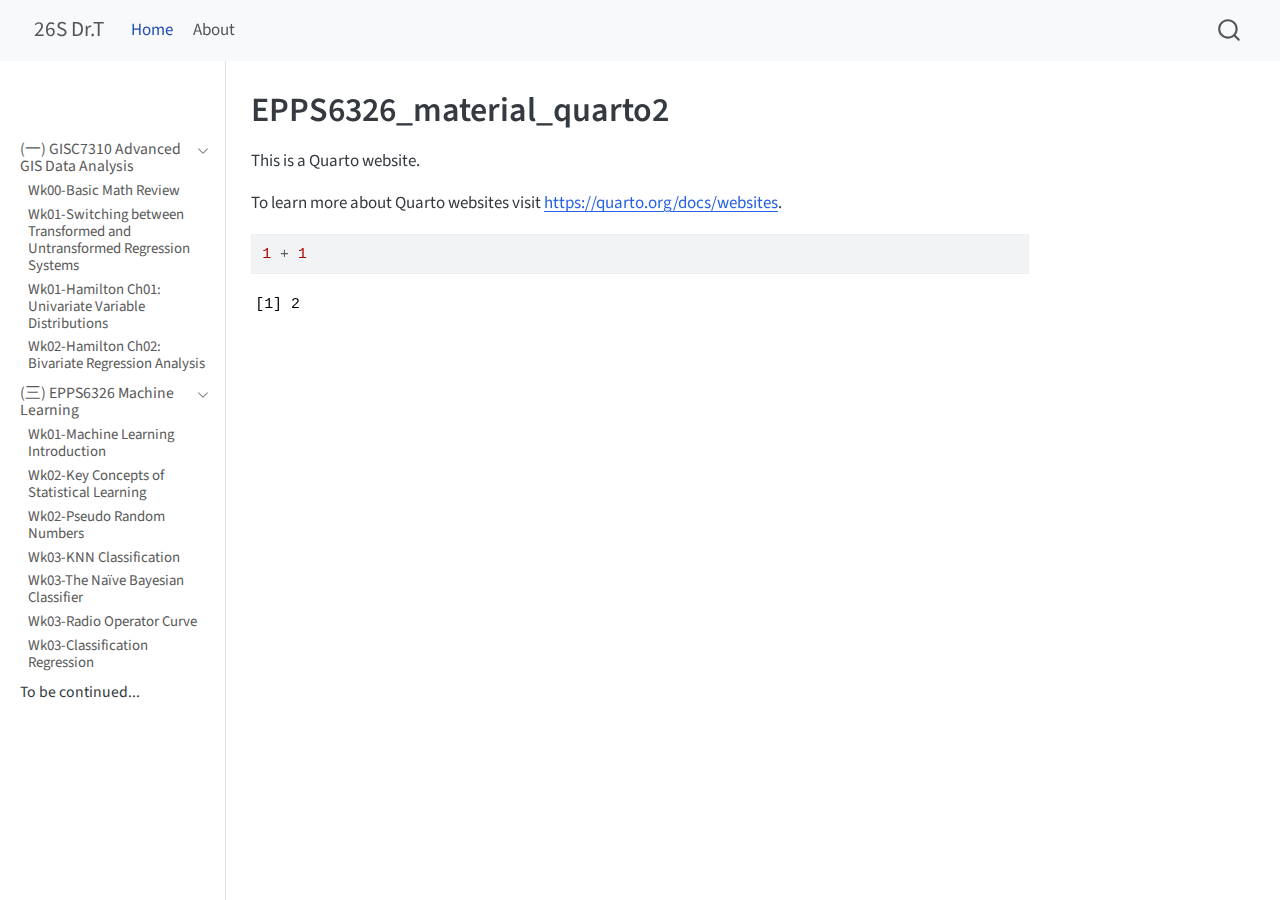
<file: index.html>
<!DOCTYPE html>
<html xmlns="http://www.w3.org/1999/xhtml" lang="en" xml:lang="en"><head>

<meta charset="utf-8">
<meta name="generator" content="quarto-1.8.25">

<meta name="viewport" content="width=device-width, initial-scale=1.0, user-scalable=yes">


<title>EPPS6326_material_quarto2 – 26S Dr.T</title>
<style>
code{white-space: pre-wrap;}
span.smallcaps{font-variant: small-caps;}
div.columns{display: flex; gap: min(4vw, 1.5em);}
div.column{flex: auto; overflow-x: auto;}
div.hanging-indent{margin-left: 1.5em; text-indent: -1.5em;}
ul.task-list{list-style: none;}
ul.task-list li input[type="checkbox"] {
  width: 0.8em;
  margin: 0 0.8em 0.2em -1em; /* quarto-specific, see https://github.com/quarto-dev/quarto-cli/issues/4556 */ 
  vertical-align: middle;
}
/* CSS for syntax highlighting */
html { -webkit-text-size-adjust: 100%; }
pre > code.sourceCode { white-space: pre; position: relative; }
pre > code.sourceCode > span { display: inline-block; line-height: 1.25; }
pre > code.sourceCode > span:empty { height: 1.2em; }
.sourceCode { overflow: visible; }
code.sourceCode > span { color: inherit; text-decoration: inherit; }
div.sourceCode { margin: 1em 0; }
pre.sourceCode { margin: 0; }
@media screen {
div.sourceCode { overflow: auto; }
}
@media print {
pre > code.sourceCode { white-space: pre-wrap; }
pre > code.sourceCode > span { text-indent: -5em; padding-left: 5em; }
}
pre.numberSource code
  { counter-reset: source-line 0; }
pre.numberSource code > span
  { position: relative; left: -4em; counter-increment: source-line; }
pre.numberSource code > span > a:first-child::before
  { content: counter(source-line);
    position: relative; left: -1em; text-align: right; vertical-align: baseline;
    border: none; display: inline-block;
    -webkit-touch-callout: none; -webkit-user-select: none;
    -khtml-user-select: none; -moz-user-select: none;
    -ms-user-select: none; user-select: none;
    padding: 0 4px; width: 4em;
  }
pre.numberSource { margin-left: 3em;  padding-left: 4px; }
div.sourceCode
  {   }
@media screen {
pre > code.sourceCode > span > a:first-child::before { text-decoration: underline; }
}
</style>


<script src="site_libs/quarto-nav/quarto-nav.js"></script>
<script src="site_libs/quarto-nav/headroom.min.js"></script>
<script src="site_libs/clipboard/clipboard.min.js"></script>
<script src="site_libs/quarto-search/autocomplete.umd.js"></script>
<script src="site_libs/quarto-search/fuse.min.js"></script>
<script src="site_libs/quarto-search/quarto-search.js"></script>
<meta name="quarto:offset" content="./">
<link href="./icon埃拉.png" rel="icon" type="image/png">
<script src="site_libs/quarto-html/quarto.js" type="module"></script>
<script src="site_libs/quarto-html/tabsets/tabsets.js" type="module"></script>
<script src="site_libs/quarto-html/axe/axe-check.js" type="module"></script>
<script src="site_libs/quarto-html/popper.min.js"></script>
<script src="site_libs/quarto-html/tippy.umd.min.js"></script>
<script src="site_libs/quarto-html/anchor.min.js"></script>
<link href="site_libs/quarto-html/tippy.css" rel="stylesheet">
<link href="site_libs/quarto-html/quarto-syntax-highlighting-7b89279ff1a6dce999919e0e67d4d9ec.css" rel="stylesheet" id="quarto-text-highlighting-styles">
<script src="site_libs/bootstrap/bootstrap.min.js"></script>
<link href="site_libs/bootstrap/bootstrap-icons.css" rel="stylesheet">
<link href="site_libs/bootstrap/bootstrap-43081d808c96cc46af55a3a816ae9eed.min.css" rel="stylesheet" append-hash="true" id="quarto-bootstrap" data-mode="light">
<script id="quarto-search-options" type="application/json">{
  "location": "navbar",
  "copy-button": false,
  "collapse-after": 3,
  "panel-placement": "end",
  "type": "overlay",
  "limit": 50,
  "keyboard-shortcut": [
    "f",
    "/",
    "s"
  ],
  "show-item-context": false,
  "language": {
    "search-no-results-text": "No results",
    "search-matching-documents-text": "matching documents",
    "search-copy-link-title": "Copy link to search",
    "search-hide-matches-text": "Hide additional matches",
    "search-more-match-text": "more match in this document",
    "search-more-matches-text": "more matches in this document",
    "search-clear-button-title": "Clear",
    "search-text-placeholder": "",
    "search-detached-cancel-button-title": "Cancel",
    "search-submit-button-title": "Submit",
    "search-label": "Search"
  }
}</script>


<link rel="stylesheet" href="styles.css">
</head>

<body class="nav-sidebar docked nav-fixed quarto-light">

<div id="quarto-search-results"></div>
  <header id="quarto-header" class="headroom fixed-top">
    <nav class="navbar navbar-expand-lg " data-bs-theme="dark">
      <div class="navbar-container container-fluid">
      <div class="navbar-brand-container mx-auto">
    <a href="./index.html" class="navbar-brand navbar-brand-logo">
    </a>
    <a class="navbar-brand" href="./index.html">
    <span class="navbar-title">26S Dr.T</span>
    </a>
  </div>
            <div id="quarto-search" class="" title="Search"></div>
          <button class="navbar-toggler" type="button" data-bs-toggle="collapse" data-bs-target="#navbarCollapse" aria-controls="navbarCollapse" role="menu" aria-expanded="false" aria-label="Toggle navigation" onclick="if (window.quartoToggleHeadroom) { window.quartoToggleHeadroom(); }">
  <span class="navbar-toggler-icon"></span>
</button>
          <div class="collapse navbar-collapse" id="navbarCollapse">
            <ul class="navbar-nav navbar-nav-scroll me-auto">
  <li class="nav-item">
    <a class="nav-link active" href="./index.html" aria-current="page"> 
<span class="menu-text">Home</span></a>
  </li>  
  <li class="nav-item">
    <a class="nav-link" href="./about.html"> 
<span class="menu-text">About</span></a>
  </li>  
</ul>
          </div> <!-- /navcollapse -->
            <div class="quarto-navbar-tools">
</div>
      </div> <!-- /container-fluid -->
    </nav>
  <nav class="quarto-secondary-nav">
    <div class="container-fluid d-flex">
      <button type="button" class="quarto-btn-toggle btn" data-bs-toggle="collapse" role="button" data-bs-target=".quarto-sidebar-collapse-item" aria-controls="quarto-sidebar" aria-expanded="false" aria-label="Toggle sidebar navigation" onclick="if (window.quartoToggleHeadroom) { window.quartoToggleHeadroom(); }">
        <i class="bi bi-layout-text-sidebar-reverse"></i>
      </button>
        <nav class="quarto-page-breadcrumbs" aria-label="breadcrumb"><ol class="breadcrumb"><li class="breadcrumb-item">EPPS6326_material_quarto2</li></ol></nav>
        <a class="flex-grow-1" role="navigation" data-bs-toggle="collapse" data-bs-target=".quarto-sidebar-collapse-item" aria-controls="quarto-sidebar" aria-expanded="false" aria-label="Toggle sidebar navigation" onclick="if (window.quartoToggleHeadroom) { window.quartoToggleHeadroom(); }">      
        </a>
      <button type="button" class="btn quarto-search-button" aria-label="Search" onclick="window.quartoOpenSearch();">
        <i class="bi bi-search"></i>
      </button>
    </div>
  </nav>
</header>
<!-- content -->
<div id="quarto-content" class="quarto-container page-columns page-rows-contents page-layout-article page-navbar">
<!-- sidebar -->
  <nav id="quarto-sidebar" class="sidebar collapse collapse-horizontal quarto-sidebar-collapse-item sidebar-navigation docked overflow-auto">
    <div class="pt-lg-2 mt-2 text-left sidebar-header">
      <a href="./index.html" class="sidebar-logo-link">
      </a>
      </div>
        <div class="mt-2 flex-shrink-0 align-items-center">
        <div class="sidebar-search">
        <div id="quarto-search" class="" title="Search"></div>
        </div>
        </div>
    <div class="sidebar-menu-container"> 
    <ul class="list-unstyled mt-1">
        <li class="sidebar-item sidebar-item-section">
      <div class="sidebar-item-container"> 
            <a class="sidebar-item-text sidebar-link text-start" data-bs-toggle="collapse" data-bs-target="#quarto-sidebar-section-1" role="navigation" aria-expanded="true">
 <span class="menu-text">(一) GISC7310 Advanced GIS Data Analysis</span></a>
          <a class="sidebar-item-toggle text-start" data-bs-toggle="collapse" data-bs-target="#quarto-sidebar-section-1" role="navigation" aria-expanded="true" aria-label="Toggle section">
            <i class="bi bi-chevron-right ms-2"></i>
          </a> 
      </div>
      <ul id="quarto-sidebar-section-1" class="collapse list-unstyled sidebar-section depth1 show">  
          <li class="sidebar-item">
  <div class="sidebar-item-container"> 
  <a href="./AG_w00_HamAppTheory.html" class="sidebar-item-text sidebar-link">
 <span class="menu-text">Wk00-Basic Math Review</span></a>
  </div>
</li>
          <li class="sidebar-item">
  <div class="sidebar-item-container"> 
  <a href="./AG_w01_TheoryReverseBoxCox.html" class="sidebar-item-text sidebar-link">
 <span class="menu-text">Wk01-Switching between Transformed and Untransformed Regression Systems</span></a>
  </div>
</li>
          <li class="sidebar-item">
  <div class="sidebar-item-container"> 
  <a href="./AG_w01_HamChap01.html" class="sidebar-item-text sidebar-link">
 <span class="menu-text">Wk01-Hamilton Ch01: Univariate Variable Distributions</span></a>
  </div>
</li>
          <li class="sidebar-item">
  <div class="sidebar-item-container"> 
  <a href="./AG_w02_Chap02BivarReg.html" class="sidebar-item-text sidebar-link">
 <span class="menu-text">Wk02-Hamilton Ch02: Bivariate Regression Analysis</span></a>
  </div>
</li>
      </ul>
  </li>
        <li class="sidebar-item sidebar-item-section">
      <div class="sidebar-item-container"> 
            <a class="sidebar-item-text sidebar-link text-start" data-bs-toggle="collapse" data-bs-target="#quarto-sidebar-section-2" role="navigation" aria-expanded="true">
 <span class="menu-text">(三) EPPS6326 Machine Learning</span></a>
          <a class="sidebar-item-toggle text-start" data-bs-toggle="collapse" data-bs-target="#quarto-sidebar-section-2" role="navigation" aria-expanded="true" aria-label="Toggle section">
            <i class="bi bi-chevron-right ms-2"></i>
          </a> 
      </div>
      <ul id="quarto-sidebar-section-2" class="collapse list-unstyled sidebar-section depth1 show">  
          <li class="sidebar-item">
  <div class="sidebar-item-container"> 
  <a href="./ML_w01_MLIntroduction.html" class="sidebar-item-text sidebar-link">
 <span class="menu-text">Wk01-Machine Learning Introduction</span></a>
  </div>
</li>
          <li class="sidebar-item">
  <div class="sidebar-item-container"> 
  <a href="./ML_w02_KeyConceptsofStatisticalLearning.html" class="sidebar-item-text sidebar-link">
 <span class="menu-text">Wk02-Key Concepts of Statistical Learning</span></a>
  </div>
</li>
          <li class="sidebar-item">
  <div class="sidebar-item-container"> 
  <a href="./ML_w02_PseudoRandomNumbers.html" class="sidebar-item-text sidebar-link">
 <span class="menu-text">Wk02-Pseudo Random Numbers</span></a>
  </div>
</li>
          <li class="sidebar-item">
  <div class="sidebar-item-container"> 
  <a href="./ML_w03_kNNClassification.html" class="sidebar-item-text sidebar-link">
 <span class="menu-text">Wk03-KNN Classification</span></a>
  </div>
</li>
          <li class="sidebar-item">
  <div class="sidebar-item-container"> 
  <a href="./ML_w03_The Naïve Bayesian Classifier.html" class="sidebar-item-text sidebar-link">
 <span class="menu-text">Wk03-The Naïve Bayesian Classifier</span></a>
  </div>
</li>
          <li class="sidebar-item">
  <div class="sidebar-item-container"> 
  <a href="./ML_w03_RadioOperatorCurve.html" class="sidebar-item-text sidebar-link">
 <span class="menu-text">Wk03-Radio Operator Curve</span></a>
  </div>
</li>
          <li class="sidebar-item">
  <div class="sidebar-item-container"> 
  <a href="./ML_w03_ClassificationRegression.html" class="sidebar-item-text sidebar-link">
 <span class="menu-text">Wk03-Classification Regression</span></a>
  </div>
</li>
      </ul>
  </li>
        <li class="sidebar-item sidebar-item-section">
      <span class="sidebar-item-text sidebar-link text-start">
 <span class="menu-text">To be continued...</span></span>
  </li>
    </ul>
    </div>
</nav>
<div id="quarto-sidebar-glass" class="quarto-sidebar-collapse-item" data-bs-toggle="collapse" data-bs-target=".quarto-sidebar-collapse-item"></div>
<!-- margin-sidebar -->
    <div id="quarto-margin-sidebar" class="sidebar margin-sidebar zindex-bottom">
        
    </div>
<!-- main -->
<main class="content" id="quarto-document-content">

<header id="title-block-header" class="quarto-title-block default">
<div class="quarto-title">
<h1 class="title">EPPS6326_material_quarto2</h1>
</div>



<div class="quarto-title-meta">

    
  
    
  </div>
  


</header>


<p>This is a Quarto website.</p>
<p>To learn more about Quarto websites visit <a href="https://quarto.org/docs/websites" class="uri">https://quarto.org/docs/websites</a>.</p>
<div class="cell">
<div class="code-copy-outer-scaffold"><div class="sourceCode cell-code" id="cb1"><pre class="sourceCode r code-with-copy"><code class="sourceCode r"><span id="cb1-1"><a href="#cb1-1" aria-hidden="true" tabindex="-1"></a><span class="dv">1</span> <span class="sc">+</span> <span class="dv">1</span></span></code></pre></div><button title="Copy to Clipboard" class="code-copy-button"><i class="bi"></i></button></div>
<div class="cell-output cell-output-stdout">
<pre><code>[1] 2</code></pre>
</div>
</div>



</main> <!-- /main -->
<script id="quarto-html-after-body" type="application/javascript">
  window.document.addEventListener("DOMContentLoaded", function (event) {
    const icon = "";
    const anchorJS = new window.AnchorJS();
    anchorJS.options = {
      placement: 'right',
      icon: icon
    };
    anchorJS.add('.anchored');
    const isCodeAnnotation = (el) => {
      for (const clz of el.classList) {
        if (clz.startsWith('code-annotation-')) {                     
          return true;
        }
      }
      return false;
    }
    const onCopySuccess = function(e) {
      // button target
      const button = e.trigger;
      // don't keep focus
      button.blur();
      // flash "checked"
      button.classList.add('code-copy-button-checked');
      var currentTitle = button.getAttribute("title");
      button.setAttribute("title", "Copied!");
      let tooltip;
      if (window.bootstrap) {
        button.setAttribute("data-bs-toggle", "tooltip");
        button.setAttribute("data-bs-placement", "left");
        button.setAttribute("data-bs-title", "Copied!");
        tooltip = new bootstrap.Tooltip(button, 
          { trigger: "manual", 
            customClass: "code-copy-button-tooltip",
            offset: [0, -8]});
        tooltip.show();    
      }
      setTimeout(function() {
        if (tooltip) {
          tooltip.hide();
          button.removeAttribute("data-bs-title");
          button.removeAttribute("data-bs-toggle");
          button.removeAttribute("data-bs-placement");
        }
        button.setAttribute("title", currentTitle);
        button.classList.remove('code-copy-button-checked');
      }, 1000);
      // clear code selection
      e.clearSelection();
    }
    const getTextToCopy = function(trigger) {
      const outerScaffold = trigger.parentElement.cloneNode(true);
      const codeEl = outerScaffold.querySelector('code');
      for (const childEl of codeEl.children) {
        if (isCodeAnnotation(childEl)) {
          childEl.remove();
        }
      }
      return codeEl.innerText;
    }
    const clipboard = new window.ClipboardJS('.code-copy-button:not([data-in-quarto-modal])', {
      text: getTextToCopy
    });
    clipboard.on('success', onCopySuccess);
    if (window.document.getElementById('quarto-embedded-source-code-modal')) {
      const clipboardModal = new window.ClipboardJS('.code-copy-button[data-in-quarto-modal]', {
        text: getTextToCopy,
        container: window.document.getElementById('quarto-embedded-source-code-modal')
      });
      clipboardModal.on('success', onCopySuccess);
    }
      var localhostRegex = new RegExp(/^(?:http|https):\/\/localhost\:?[0-9]*\//);
      var mailtoRegex = new RegExp(/^mailto:/);
        var filterRegex = new RegExp('/' + window.location.host + '/');
      var isInternal = (href) => {
          return filterRegex.test(href) || localhostRegex.test(href) || mailtoRegex.test(href);
      }
      // Inspect non-navigation links and adorn them if external
     var links = window.document.querySelectorAll('a[href]:not(.nav-link):not(.navbar-brand):not(.toc-action):not(.sidebar-link):not(.sidebar-item-toggle):not(.pagination-link):not(.no-external):not([aria-hidden]):not(.dropdown-item):not(.quarto-navigation-tool):not(.about-link)');
      for (var i=0; i<links.length; i++) {
        const link = links[i];
        if (!isInternal(link.href)) {
          // undo the damage that might have been done by quarto-nav.js in the case of
          // links that we want to consider external
          if (link.dataset.originalHref !== undefined) {
            link.href = link.dataset.originalHref;
          }
        }
      }
    function tippyHover(el, contentFn, onTriggerFn, onUntriggerFn) {
      const config = {
        allowHTML: true,
        maxWidth: 500,
        delay: 100,
        arrow: false,
        appendTo: function(el) {
            return el.parentElement;
        },
        interactive: true,
        interactiveBorder: 10,
        theme: 'quarto',
        placement: 'bottom-start',
      };
      if (contentFn) {
        config.content = contentFn;
      }
      if (onTriggerFn) {
        config.onTrigger = onTriggerFn;
      }
      if (onUntriggerFn) {
        config.onUntrigger = onUntriggerFn;
      }
      window.tippy(el, config); 
    }
    const noterefs = window.document.querySelectorAll('a[role="doc-noteref"]');
    for (var i=0; i<noterefs.length; i++) {
      const ref = noterefs[i];
      tippyHover(ref, function() {
        // use id or data attribute instead here
        let href = ref.getAttribute('data-footnote-href') || ref.getAttribute('href');
        try { href = new URL(href).hash; } catch {}
        const id = href.replace(/^#\/?/, "");
        const note = window.document.getElementById(id);
        if (note) {
          return note.innerHTML;
        } else {
          return "";
        }
      });
    }
    const xrefs = window.document.querySelectorAll('a.quarto-xref');
    const processXRef = (id, note) => {
      // Strip column container classes
      const stripColumnClz = (el) => {
        el.classList.remove("page-full", "page-columns");
        if (el.children) {
          for (const child of el.children) {
            stripColumnClz(child);
          }
        }
      }
      stripColumnClz(note)
      if (id === null || id.startsWith('sec-')) {
        // Special case sections, only their first couple elements
        const container = document.createElement("div");
        if (note.children && note.children.length > 2) {
          container.appendChild(note.children[0].cloneNode(true));
          for (let i = 1; i < note.children.length; i++) {
            const child = note.children[i];
            if (child.tagName === "P" && child.innerText === "") {
              continue;
            } else {
              container.appendChild(child.cloneNode(true));
              break;
            }
          }
          if (window.Quarto?.typesetMath) {
            window.Quarto.typesetMath(container);
          }
          return container.innerHTML
        } else {
          if (window.Quarto?.typesetMath) {
            window.Quarto.typesetMath(note);
          }
          return note.innerHTML;
        }
      } else {
        // Remove any anchor links if they are present
        const anchorLink = note.querySelector('a.anchorjs-link');
        if (anchorLink) {
          anchorLink.remove();
        }
        if (window.Quarto?.typesetMath) {
          window.Quarto.typesetMath(note);
        }
        if (note.classList.contains("callout")) {
          return note.outerHTML;
        } else {
          return note.innerHTML;
        }
      }
    }
    for (var i=0; i<xrefs.length; i++) {
      const xref = xrefs[i];
      tippyHover(xref, undefined, function(instance) {
        instance.disable();
        let url = xref.getAttribute('href');
        let hash = undefined; 
        if (url.startsWith('#')) {
          hash = url;
        } else {
          try { hash = new URL(url).hash; } catch {}
        }
        if (hash) {
          const id = hash.replace(/^#\/?/, "");
          const note = window.document.getElementById(id);
          if (note !== null) {
            try {
              const html = processXRef(id, note.cloneNode(true));
              instance.setContent(html);
            } finally {
              instance.enable();
              instance.show();
            }
          } else {
            // See if we can fetch this
            fetch(url.split('#')[0])
            .then(res => res.text())
            .then(html => {
              const parser = new DOMParser();
              const htmlDoc = parser.parseFromString(html, "text/html");
              const note = htmlDoc.getElementById(id);
              if (note !== null) {
                const html = processXRef(id, note);
                instance.setContent(html);
              } 
            }).finally(() => {
              instance.enable();
              instance.show();
            });
          }
        } else {
          // See if we can fetch a full url (with no hash to target)
          // This is a special case and we should probably do some content thinning / targeting
          fetch(url)
          .then(res => res.text())
          .then(html => {
            const parser = new DOMParser();
            const htmlDoc = parser.parseFromString(html, "text/html");
            const note = htmlDoc.querySelector('main.content');
            if (note !== null) {
              // This should only happen for chapter cross references
              // (since there is no id in the URL)
              // remove the first header
              if (note.children.length > 0 && note.children[0].tagName === "HEADER") {
                note.children[0].remove();
              }
              const html = processXRef(null, note);
              instance.setContent(html);
            } 
          }).finally(() => {
            instance.enable();
            instance.show();
          });
        }
      }, function(instance) {
      });
    }
        let selectedAnnoteEl;
        const selectorForAnnotation = ( cell, annotation) => {
          let cellAttr = 'data-code-cell="' + cell + '"';
          let lineAttr = 'data-code-annotation="' +  annotation + '"';
          const selector = 'span[' + cellAttr + '][' + lineAttr + ']';
          return selector;
        }
        const selectCodeLines = (annoteEl) => {
          const doc = window.document;
          const targetCell = annoteEl.getAttribute("data-target-cell");
          const targetAnnotation = annoteEl.getAttribute("data-target-annotation");
          const annoteSpan = window.document.querySelector(selectorForAnnotation(targetCell, targetAnnotation));
          const lines = annoteSpan.getAttribute("data-code-lines").split(",");
          const lineIds = lines.map((line) => {
            return targetCell + "-" + line;
          })
          let top = null;
          let height = null;
          let parent = null;
          if (lineIds.length > 0) {
              //compute the position of the single el (top and bottom and make a div)
              const el = window.document.getElementById(lineIds[0]);
              top = el.offsetTop;
              height = el.offsetHeight;
              parent = el.parentElement.parentElement;
            if (lineIds.length > 1) {
              const lastEl = window.document.getElementById(lineIds[lineIds.length - 1]);
              const bottom = lastEl.offsetTop + lastEl.offsetHeight;
              height = bottom - top;
            }
            if (top !== null && height !== null && parent !== null) {
              // cook up a div (if necessary) and position it 
              let div = window.document.getElementById("code-annotation-line-highlight");
              if (div === null) {
                div = window.document.createElement("div");
                div.setAttribute("id", "code-annotation-line-highlight");
                div.style.position = 'absolute';
                parent.appendChild(div);
              }
              div.style.top = top - 2 + "px";
              div.style.height = height + 4 + "px";
              div.style.left = 0;
              let gutterDiv = window.document.getElementById("code-annotation-line-highlight-gutter");
              if (gutterDiv === null) {
                gutterDiv = window.document.createElement("div");
                gutterDiv.setAttribute("id", "code-annotation-line-highlight-gutter");
                gutterDiv.style.position = 'absolute';
                const codeCell = window.document.getElementById(targetCell);
                const gutter = codeCell.querySelector('.code-annotation-gutter');
                gutter.appendChild(gutterDiv);
              }
              gutterDiv.style.top = top - 2 + "px";
              gutterDiv.style.height = height + 4 + "px";
            }
            selectedAnnoteEl = annoteEl;
          }
        };
        const unselectCodeLines = () => {
          const elementsIds = ["code-annotation-line-highlight", "code-annotation-line-highlight-gutter"];
          elementsIds.forEach((elId) => {
            const div = window.document.getElementById(elId);
            if (div) {
              div.remove();
            }
          });
          selectedAnnoteEl = undefined;
        };
          // Handle positioning of the toggle
      window.addEventListener(
        "resize",
        throttle(() => {
          elRect = undefined;
          if (selectedAnnoteEl) {
            selectCodeLines(selectedAnnoteEl);
          }
        }, 10)
      );
      function throttle(fn, ms) {
      let throttle = false;
      let timer;
        return (...args) => {
          if(!throttle) { // first call gets through
              fn.apply(this, args);
              throttle = true;
          } else { // all the others get throttled
              if(timer) clearTimeout(timer); // cancel #2
              timer = setTimeout(() => {
                fn.apply(this, args);
                timer = throttle = false;
              }, ms);
          }
        };
      }
        // Attach click handler to the DT
        const annoteDls = window.document.querySelectorAll('dt[data-target-cell]');
        for (const annoteDlNode of annoteDls) {
          annoteDlNode.addEventListener('click', (event) => {
            const clickedEl = event.target;
            if (clickedEl !== selectedAnnoteEl) {
              unselectCodeLines();
              const activeEl = window.document.querySelector('dt[data-target-cell].code-annotation-active');
              if (activeEl) {
                activeEl.classList.remove('code-annotation-active');
              }
              selectCodeLines(clickedEl);
              clickedEl.classList.add('code-annotation-active');
            } else {
              // Unselect the line
              unselectCodeLines();
              clickedEl.classList.remove('code-annotation-active');
            }
          });
        }
    const findCites = (el) => {
      const parentEl = el.parentElement;
      if (parentEl) {
        const cites = parentEl.dataset.cites;
        if (cites) {
          return {
            el,
            cites: cites.split(' ')
          };
        } else {
          return findCites(el.parentElement)
        }
      } else {
        return undefined;
      }
    };
    var bibliorefs = window.document.querySelectorAll('a[role="doc-biblioref"]');
    for (var i=0; i<bibliorefs.length; i++) {
      const ref = bibliorefs[i];
      const citeInfo = findCites(ref);
      if (citeInfo) {
        tippyHover(citeInfo.el, function() {
          var popup = window.document.createElement('div');
          citeInfo.cites.forEach(function(cite) {
            var citeDiv = window.document.createElement('div');
            citeDiv.classList.add('hanging-indent');
            citeDiv.classList.add('csl-entry');
            var biblioDiv = window.document.getElementById('ref-' + cite);
            if (biblioDiv) {
              citeDiv.innerHTML = biblioDiv.innerHTML;
            }
            popup.appendChild(citeDiv);
          });
          return popup.innerHTML;
        });
      }
    }
  });
  </script>
</div> <!-- /content -->




</body></html>
</file>
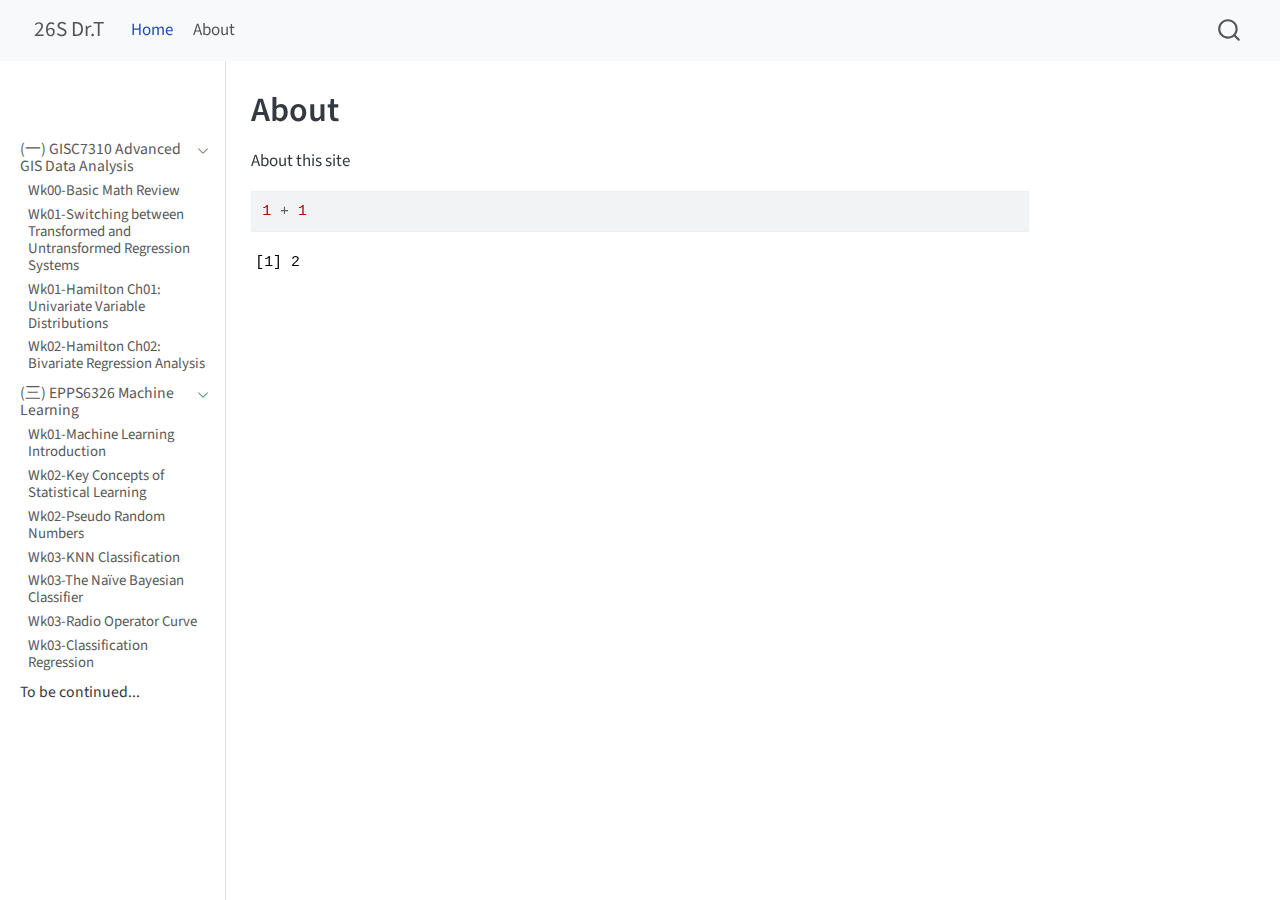
<file: about.html>
<!DOCTYPE html>
<html xmlns="http://www.w3.org/1999/xhtml" lang="en" xml:lang="en"><head>

<meta charset="utf-8">
<meta name="generator" content="quarto-1.8.25">

<meta name="viewport" content="width=device-width, initial-scale=1.0, user-scalable=yes">


<title>About – 26S Dr.T</title>
<style>
code{white-space: pre-wrap;}
span.smallcaps{font-variant: small-caps;}
div.columns{display: flex; gap: min(4vw, 1.5em);}
div.column{flex: auto; overflow-x: auto;}
div.hanging-indent{margin-left: 1.5em; text-indent: -1.5em;}
ul.task-list{list-style: none;}
ul.task-list li input[type="checkbox"] {
  width: 0.8em;
  margin: 0 0.8em 0.2em -1em; /* quarto-specific, see https://github.com/quarto-dev/quarto-cli/issues/4556 */ 
  vertical-align: middle;
}
/* CSS for syntax highlighting */
html { -webkit-text-size-adjust: 100%; }
pre > code.sourceCode { white-space: pre; position: relative; }
pre > code.sourceCode > span { display: inline-block; line-height: 1.25; }
pre > code.sourceCode > span:empty { height: 1.2em; }
.sourceCode { overflow: visible; }
code.sourceCode > span { color: inherit; text-decoration: inherit; }
div.sourceCode { margin: 1em 0; }
pre.sourceCode { margin: 0; }
@media screen {
div.sourceCode { overflow: auto; }
}
@media print {
pre > code.sourceCode { white-space: pre-wrap; }
pre > code.sourceCode > span { text-indent: -5em; padding-left: 5em; }
}
pre.numberSource code
  { counter-reset: source-line 0; }
pre.numberSource code > span
  { position: relative; left: -4em; counter-increment: source-line; }
pre.numberSource code > span > a:first-child::before
  { content: counter(source-line);
    position: relative; left: -1em; text-align: right; vertical-align: baseline;
    border: none; display: inline-block;
    -webkit-touch-callout: none; -webkit-user-select: none;
    -khtml-user-select: none; -moz-user-select: none;
    -ms-user-select: none; user-select: none;
    padding: 0 4px; width: 4em;
  }
pre.numberSource { margin-left: 3em;  padding-left: 4px; }
div.sourceCode
  {   }
@media screen {
pre > code.sourceCode > span > a:first-child::before { text-decoration: underline; }
}
</style>


<script src="site_libs/quarto-nav/quarto-nav.js"></script>
<script src="site_libs/quarto-nav/headroom.min.js"></script>
<script src="site_libs/clipboard/clipboard.min.js"></script>
<script src="site_libs/quarto-search/autocomplete.umd.js"></script>
<script src="site_libs/quarto-search/fuse.min.js"></script>
<script src="site_libs/quarto-search/quarto-search.js"></script>
<meta name="quarto:offset" content="./">
<link href="./icon埃拉.png" rel="icon" type="image/png">
<script src="site_libs/quarto-html/quarto.js" type="module"></script>
<script src="site_libs/quarto-html/tabsets/tabsets.js" type="module"></script>
<script src="site_libs/quarto-html/axe/axe-check.js" type="module"></script>
<script src="site_libs/quarto-html/popper.min.js"></script>
<script src="site_libs/quarto-html/tippy.umd.min.js"></script>
<script src="site_libs/quarto-html/anchor.min.js"></script>
<link href="site_libs/quarto-html/tippy.css" rel="stylesheet">
<link href="site_libs/quarto-html/quarto-syntax-highlighting-7b89279ff1a6dce999919e0e67d4d9ec.css" rel="stylesheet" id="quarto-text-highlighting-styles">
<script src="site_libs/bootstrap/bootstrap.min.js"></script>
<link href="site_libs/bootstrap/bootstrap-icons.css" rel="stylesheet">
<link href="site_libs/bootstrap/bootstrap-43081d808c96cc46af55a3a816ae9eed.min.css" rel="stylesheet" append-hash="true" id="quarto-bootstrap" data-mode="light">
<script id="quarto-search-options" type="application/json">{
  "location": "navbar",
  "copy-button": false,
  "collapse-after": 3,
  "panel-placement": "end",
  "type": "overlay",
  "limit": 50,
  "keyboard-shortcut": [
    "f",
    "/",
    "s"
  ],
  "show-item-context": false,
  "language": {
    "search-no-results-text": "No results",
    "search-matching-documents-text": "matching documents",
    "search-copy-link-title": "Copy link to search",
    "search-hide-matches-text": "Hide additional matches",
    "search-more-match-text": "more match in this document",
    "search-more-matches-text": "more matches in this document",
    "search-clear-button-title": "Clear",
    "search-text-placeholder": "",
    "search-detached-cancel-button-title": "Cancel",
    "search-submit-button-title": "Submit",
    "search-label": "Search"
  }
}</script>


<link rel="stylesheet" href="styles.css">
</head>

<body class="nav-sidebar docked nav-fixed quarto-light">

<div id="quarto-search-results"></div>
  <header id="quarto-header" class="headroom fixed-top">
    <nav class="navbar navbar-expand-lg " data-bs-theme="dark">
      <div class="navbar-container container-fluid">
      <div class="navbar-brand-container mx-auto">
    <a href="./index.html" class="navbar-brand navbar-brand-logo">
    </a>
    <a class="navbar-brand" href="./index.html">
    <span class="navbar-title">26S Dr.T</span>
    </a>
  </div>
            <div id="quarto-search" class="" title="Search"></div>
          <button class="navbar-toggler" type="button" data-bs-toggle="collapse" data-bs-target="#navbarCollapse" aria-controls="navbarCollapse" role="menu" aria-expanded="false" aria-label="Toggle navigation" onclick="if (window.quartoToggleHeadroom) { window.quartoToggleHeadroom(); }">
  <span class="navbar-toggler-icon"></span>
</button>
          <div class="collapse navbar-collapse" id="navbarCollapse">
            <ul class="navbar-nav navbar-nav-scroll me-auto">
  <li class="nav-item">
    <a class="nav-link active" href="./index.html" aria-current="page"> 
<span class="menu-text">Home</span></a>
  </li>  
  <li class="nav-item">
    <a class="nav-link" href="./about.html"> 
<span class="menu-text">About</span></a>
  </li>  
</ul>
          </div> <!-- /navcollapse -->
            <div class="quarto-navbar-tools">
</div>
      </div> <!-- /container-fluid -->
    </nav>
  <nav class="quarto-secondary-nav">
    <div class="container-fluid d-flex">
      <button type="button" class="quarto-btn-toggle btn" data-bs-toggle="collapse" role="button" data-bs-target=".quarto-sidebar-collapse-item" aria-controls="quarto-sidebar" aria-expanded="false" aria-label="Toggle sidebar navigation" onclick="if (window.quartoToggleHeadroom) { window.quartoToggleHeadroom(); }">
        <i class="bi bi-layout-text-sidebar-reverse"></i>
      </button>
        <nav class="quarto-page-breadcrumbs" aria-label="breadcrumb"><ol class="breadcrumb"><li class="breadcrumb-item">About</li></ol></nav>
        <a class="flex-grow-1" role="navigation" data-bs-toggle="collapse" data-bs-target=".quarto-sidebar-collapse-item" aria-controls="quarto-sidebar" aria-expanded="false" aria-label="Toggle sidebar navigation" onclick="if (window.quartoToggleHeadroom) { window.quartoToggleHeadroom(); }">      
        </a>
      <button type="button" class="btn quarto-search-button" aria-label="Search" onclick="window.quartoOpenSearch();">
        <i class="bi bi-search"></i>
      </button>
    </div>
  </nav>
</header>
<!-- content -->
<div id="quarto-content" class="quarto-container page-columns page-rows-contents page-layout-article page-navbar">
<!-- sidebar -->
  <nav id="quarto-sidebar" class="sidebar collapse collapse-horizontal quarto-sidebar-collapse-item sidebar-navigation docked overflow-auto">
    <div class="pt-lg-2 mt-2 text-left sidebar-header">
      <a href="./index.html" class="sidebar-logo-link">
      </a>
      </div>
        <div class="mt-2 flex-shrink-0 align-items-center">
        <div class="sidebar-search">
        <div id="quarto-search" class="" title="Search"></div>
        </div>
        </div>
    <div class="sidebar-menu-container"> 
    <ul class="list-unstyled mt-1">
        <li class="sidebar-item sidebar-item-section">
      <div class="sidebar-item-container"> 
            <a class="sidebar-item-text sidebar-link text-start" data-bs-toggle="collapse" data-bs-target="#quarto-sidebar-section-1" role="navigation" aria-expanded="true">
 <span class="menu-text">(一) GISC7310 Advanced GIS Data Analysis</span></a>
          <a class="sidebar-item-toggle text-start" data-bs-toggle="collapse" data-bs-target="#quarto-sidebar-section-1" role="navigation" aria-expanded="true" aria-label="Toggle section">
            <i class="bi bi-chevron-right ms-2"></i>
          </a> 
      </div>
      <ul id="quarto-sidebar-section-1" class="collapse list-unstyled sidebar-section depth1 show">  
          <li class="sidebar-item">
  <div class="sidebar-item-container"> 
  <a href="./AG_w00_HamAppTheory.html" class="sidebar-item-text sidebar-link">
 <span class="menu-text">Wk00-Basic Math Review</span></a>
  </div>
</li>
          <li class="sidebar-item">
  <div class="sidebar-item-container"> 
  <a href="./AG_w01_TheoryReverseBoxCox.html" class="sidebar-item-text sidebar-link">
 <span class="menu-text">Wk01-Switching between Transformed and Untransformed Regression Systems</span></a>
  </div>
</li>
          <li class="sidebar-item">
  <div class="sidebar-item-container"> 
  <a href="./AG_w01_HamChap01.html" class="sidebar-item-text sidebar-link">
 <span class="menu-text">Wk01-Hamilton Ch01: Univariate Variable Distributions</span></a>
  </div>
</li>
          <li class="sidebar-item">
  <div class="sidebar-item-container"> 
  <a href="./AG_w02_Chap02BivarReg.html" class="sidebar-item-text sidebar-link">
 <span class="menu-text">Wk02-Hamilton Ch02: Bivariate Regression Analysis</span></a>
  </div>
</li>
      </ul>
  </li>
        <li class="sidebar-item sidebar-item-section">
      <div class="sidebar-item-container"> 
            <a class="sidebar-item-text sidebar-link text-start" data-bs-toggle="collapse" data-bs-target="#quarto-sidebar-section-2" role="navigation" aria-expanded="true">
 <span class="menu-text">(三) EPPS6326 Machine Learning</span></a>
          <a class="sidebar-item-toggle text-start" data-bs-toggle="collapse" data-bs-target="#quarto-sidebar-section-2" role="navigation" aria-expanded="true" aria-label="Toggle section">
            <i class="bi bi-chevron-right ms-2"></i>
          </a> 
      </div>
      <ul id="quarto-sidebar-section-2" class="collapse list-unstyled sidebar-section depth1 show">  
          <li class="sidebar-item">
  <div class="sidebar-item-container"> 
  <a href="./ML_w01_MLIntroduction.html" class="sidebar-item-text sidebar-link">
 <span class="menu-text">Wk01-Machine Learning Introduction</span></a>
  </div>
</li>
          <li class="sidebar-item">
  <div class="sidebar-item-container"> 
  <a href="./ML_w02_KeyConceptsofStatisticalLearning.html" class="sidebar-item-text sidebar-link">
 <span class="menu-text">Wk02-Key Concepts of Statistical Learning</span></a>
  </div>
</li>
          <li class="sidebar-item">
  <div class="sidebar-item-container"> 
  <a href="./ML_w02_PseudoRandomNumbers.html" class="sidebar-item-text sidebar-link">
 <span class="menu-text">Wk02-Pseudo Random Numbers</span></a>
  </div>
</li>
          <li class="sidebar-item">
  <div class="sidebar-item-container"> 
  <a href="./ML_w03_kNNClassification.html" class="sidebar-item-text sidebar-link">
 <span class="menu-text">Wk03-KNN Classification</span></a>
  </div>
</li>
          <li class="sidebar-item">
  <div class="sidebar-item-container"> 
  <a href="./ML_w03_The Naïve Bayesian Classifier.html" class="sidebar-item-text sidebar-link">
 <span class="menu-text">Wk03-The Naïve Bayesian Classifier</span></a>
  </div>
</li>
          <li class="sidebar-item">
  <div class="sidebar-item-container"> 
  <a href="./ML_w03_RadioOperatorCurve.html" class="sidebar-item-text sidebar-link">
 <span class="menu-text">Wk03-Radio Operator Curve</span></a>
  </div>
</li>
          <li class="sidebar-item">
  <div class="sidebar-item-container"> 
  <a href="./ML_w03_ClassificationRegression.html" class="sidebar-item-text sidebar-link">
 <span class="menu-text">Wk03-Classification Regression</span></a>
  </div>
</li>
      </ul>
  </li>
        <li class="sidebar-item sidebar-item-section">
      <span class="sidebar-item-text sidebar-link text-start">
 <span class="menu-text">To be continued...</span></span>
  </li>
    </ul>
    </div>
</nav>
<div id="quarto-sidebar-glass" class="quarto-sidebar-collapse-item" data-bs-toggle="collapse" data-bs-target=".quarto-sidebar-collapse-item"></div>
<!-- margin-sidebar -->
    <div id="quarto-margin-sidebar" class="sidebar margin-sidebar zindex-bottom">
        
    </div>
<!-- main -->
<main class="content" id="quarto-document-content">

<header id="title-block-header" class="quarto-title-block default">
<div class="quarto-title">
<h1 class="title">About</h1>
</div>



<div class="quarto-title-meta">

    
  
    
  </div>
  


</header>


<p>About this site</p>
<div class="cell">
<div class="code-copy-outer-scaffold"><div class="sourceCode cell-code" id="cb1"><pre class="sourceCode r code-with-copy"><code class="sourceCode r"><span id="cb1-1"><a href="#cb1-1" aria-hidden="true" tabindex="-1"></a><span class="dv">1</span> <span class="sc">+</span> <span class="dv">1</span></span></code></pre></div><button title="Copy to Clipboard" class="code-copy-button"><i class="bi"></i></button></div>
<div class="cell-output cell-output-stdout">
<pre><code>[1] 2</code></pre>
</div>
</div>



</main> <!-- /main -->
<script id="quarto-html-after-body" type="application/javascript">
  window.document.addEventListener("DOMContentLoaded", function (event) {
    const icon = "";
    const anchorJS = new window.AnchorJS();
    anchorJS.options = {
      placement: 'right',
      icon: icon
    };
    anchorJS.add('.anchored');
    const isCodeAnnotation = (el) => {
      for (const clz of el.classList) {
        if (clz.startsWith('code-annotation-')) {                     
          return true;
        }
      }
      return false;
    }
    const onCopySuccess = function(e) {
      // button target
      const button = e.trigger;
      // don't keep focus
      button.blur();
      // flash "checked"
      button.classList.add('code-copy-button-checked');
      var currentTitle = button.getAttribute("title");
      button.setAttribute("title", "Copied!");
      let tooltip;
      if (window.bootstrap) {
        button.setAttribute("data-bs-toggle", "tooltip");
        button.setAttribute("data-bs-placement", "left");
        button.setAttribute("data-bs-title", "Copied!");
        tooltip = new bootstrap.Tooltip(button, 
          { trigger: "manual", 
            customClass: "code-copy-button-tooltip",
            offset: [0, -8]});
        tooltip.show();    
      }
      setTimeout(function() {
        if (tooltip) {
          tooltip.hide();
          button.removeAttribute("data-bs-title");
          button.removeAttribute("data-bs-toggle");
          button.removeAttribute("data-bs-placement");
        }
        button.setAttribute("title", currentTitle);
        button.classList.remove('code-copy-button-checked');
      }, 1000);
      // clear code selection
      e.clearSelection();
    }
    const getTextToCopy = function(trigger) {
      const outerScaffold = trigger.parentElement.cloneNode(true);
      const codeEl = outerScaffold.querySelector('code');
      for (const childEl of codeEl.children) {
        if (isCodeAnnotation(childEl)) {
          childEl.remove();
        }
      }
      return codeEl.innerText;
    }
    const clipboard = new window.ClipboardJS('.code-copy-button:not([data-in-quarto-modal])', {
      text: getTextToCopy
    });
    clipboard.on('success', onCopySuccess);
    if (window.document.getElementById('quarto-embedded-source-code-modal')) {
      const clipboardModal = new window.ClipboardJS('.code-copy-button[data-in-quarto-modal]', {
        text: getTextToCopy,
        container: window.document.getElementById('quarto-embedded-source-code-modal')
      });
      clipboardModal.on('success', onCopySuccess);
    }
      var localhostRegex = new RegExp(/^(?:http|https):\/\/localhost\:?[0-9]*\//);
      var mailtoRegex = new RegExp(/^mailto:/);
        var filterRegex = new RegExp('/' + window.location.host + '/');
      var isInternal = (href) => {
          return filterRegex.test(href) || localhostRegex.test(href) || mailtoRegex.test(href);
      }
      // Inspect non-navigation links and adorn them if external
     var links = window.document.querySelectorAll('a[href]:not(.nav-link):not(.navbar-brand):not(.toc-action):not(.sidebar-link):not(.sidebar-item-toggle):not(.pagination-link):not(.no-external):not([aria-hidden]):not(.dropdown-item):not(.quarto-navigation-tool):not(.about-link)');
      for (var i=0; i<links.length; i++) {
        const link = links[i];
        if (!isInternal(link.href)) {
          // undo the damage that might have been done by quarto-nav.js in the case of
          // links that we want to consider external
          if (link.dataset.originalHref !== undefined) {
            link.href = link.dataset.originalHref;
          }
        }
      }
    function tippyHover(el, contentFn, onTriggerFn, onUntriggerFn) {
      const config = {
        allowHTML: true,
        maxWidth: 500,
        delay: 100,
        arrow: false,
        appendTo: function(el) {
            return el.parentElement;
        },
        interactive: true,
        interactiveBorder: 10,
        theme: 'quarto',
        placement: 'bottom-start',
      };
      if (contentFn) {
        config.content = contentFn;
      }
      if (onTriggerFn) {
        config.onTrigger = onTriggerFn;
      }
      if (onUntriggerFn) {
        config.onUntrigger = onUntriggerFn;
      }
      window.tippy(el, config); 
    }
    const noterefs = window.document.querySelectorAll('a[role="doc-noteref"]');
    for (var i=0; i<noterefs.length; i++) {
      const ref = noterefs[i];
      tippyHover(ref, function() {
        // use id or data attribute instead here
        let href = ref.getAttribute('data-footnote-href') || ref.getAttribute('href');
        try { href = new URL(href).hash; } catch {}
        const id = href.replace(/^#\/?/, "");
        const note = window.document.getElementById(id);
        if (note) {
          return note.innerHTML;
        } else {
          return "";
        }
      });
    }
    const xrefs = window.document.querySelectorAll('a.quarto-xref');
    const processXRef = (id, note) => {
      // Strip column container classes
      const stripColumnClz = (el) => {
        el.classList.remove("page-full", "page-columns");
        if (el.children) {
          for (const child of el.children) {
            stripColumnClz(child);
          }
        }
      }
      stripColumnClz(note)
      if (id === null || id.startsWith('sec-')) {
        // Special case sections, only their first couple elements
        const container = document.createElement("div");
        if (note.children && note.children.length > 2) {
          container.appendChild(note.children[0].cloneNode(true));
          for (let i = 1; i < note.children.length; i++) {
            const child = note.children[i];
            if (child.tagName === "P" && child.innerText === "") {
              continue;
            } else {
              container.appendChild(child.cloneNode(true));
              break;
            }
          }
          if (window.Quarto?.typesetMath) {
            window.Quarto.typesetMath(container);
          }
          return container.innerHTML
        } else {
          if (window.Quarto?.typesetMath) {
            window.Quarto.typesetMath(note);
          }
          return note.innerHTML;
        }
      } else {
        // Remove any anchor links if they are present
        const anchorLink = note.querySelector('a.anchorjs-link');
        if (anchorLink) {
          anchorLink.remove();
        }
        if (window.Quarto?.typesetMath) {
          window.Quarto.typesetMath(note);
        }
        if (note.classList.contains("callout")) {
          return note.outerHTML;
        } else {
          return note.innerHTML;
        }
      }
    }
    for (var i=0; i<xrefs.length; i++) {
      const xref = xrefs[i];
      tippyHover(xref, undefined, function(instance) {
        instance.disable();
        let url = xref.getAttribute('href');
        let hash = undefined; 
        if (url.startsWith('#')) {
          hash = url;
        } else {
          try { hash = new URL(url).hash; } catch {}
        }
        if (hash) {
          const id = hash.replace(/^#\/?/, "");
          const note = window.document.getElementById(id);
          if (note !== null) {
            try {
              const html = processXRef(id, note.cloneNode(true));
              instance.setContent(html);
            } finally {
              instance.enable();
              instance.show();
            }
          } else {
            // See if we can fetch this
            fetch(url.split('#')[0])
            .then(res => res.text())
            .then(html => {
              const parser = new DOMParser();
              const htmlDoc = parser.parseFromString(html, "text/html");
              const note = htmlDoc.getElementById(id);
              if (note !== null) {
                const html = processXRef(id, note);
                instance.setContent(html);
              } 
            }).finally(() => {
              instance.enable();
              instance.show();
            });
          }
        } else {
          // See if we can fetch a full url (with no hash to target)
          // This is a special case and we should probably do some content thinning / targeting
          fetch(url)
          .then(res => res.text())
          .then(html => {
            const parser = new DOMParser();
            const htmlDoc = parser.parseFromString(html, "text/html");
            const note = htmlDoc.querySelector('main.content');
            if (note !== null) {
              // This should only happen for chapter cross references
              // (since there is no id in the URL)
              // remove the first header
              if (note.children.length > 0 && note.children[0].tagName === "HEADER") {
                note.children[0].remove();
              }
              const html = processXRef(null, note);
              instance.setContent(html);
            } 
          }).finally(() => {
            instance.enable();
            instance.show();
          });
        }
      }, function(instance) {
      });
    }
        let selectedAnnoteEl;
        const selectorForAnnotation = ( cell, annotation) => {
          let cellAttr = 'data-code-cell="' + cell + '"';
          let lineAttr = 'data-code-annotation="' +  annotation + '"';
          const selector = 'span[' + cellAttr + '][' + lineAttr + ']';
          return selector;
        }
        const selectCodeLines = (annoteEl) => {
          const doc = window.document;
          const targetCell = annoteEl.getAttribute("data-target-cell");
          const targetAnnotation = annoteEl.getAttribute("data-target-annotation");
          const annoteSpan = window.document.querySelector(selectorForAnnotation(targetCell, targetAnnotation));
          const lines = annoteSpan.getAttribute("data-code-lines").split(",");
          const lineIds = lines.map((line) => {
            return targetCell + "-" + line;
          })
          let top = null;
          let height = null;
          let parent = null;
          if (lineIds.length > 0) {
              //compute the position of the single el (top and bottom and make a div)
              const el = window.document.getElementById(lineIds[0]);
              top = el.offsetTop;
              height = el.offsetHeight;
              parent = el.parentElement.parentElement;
            if (lineIds.length > 1) {
              const lastEl = window.document.getElementById(lineIds[lineIds.length - 1]);
              const bottom = lastEl.offsetTop + lastEl.offsetHeight;
              height = bottom - top;
            }
            if (top !== null && height !== null && parent !== null) {
              // cook up a div (if necessary) and position it 
              let div = window.document.getElementById("code-annotation-line-highlight");
              if (div === null) {
                div = window.document.createElement("div");
                div.setAttribute("id", "code-annotation-line-highlight");
                div.style.position = 'absolute';
                parent.appendChild(div);
              }
              div.style.top = top - 2 + "px";
              div.style.height = height + 4 + "px";
              div.style.left = 0;
              let gutterDiv = window.document.getElementById("code-annotation-line-highlight-gutter");
              if (gutterDiv === null) {
                gutterDiv = window.document.createElement("div");
                gutterDiv.setAttribute("id", "code-annotation-line-highlight-gutter");
                gutterDiv.style.position = 'absolute';
                const codeCell = window.document.getElementById(targetCell);
                const gutter = codeCell.querySelector('.code-annotation-gutter');
                gutter.appendChild(gutterDiv);
              }
              gutterDiv.style.top = top - 2 + "px";
              gutterDiv.style.height = height + 4 + "px";
            }
            selectedAnnoteEl = annoteEl;
          }
        };
        const unselectCodeLines = () => {
          const elementsIds = ["code-annotation-line-highlight", "code-annotation-line-highlight-gutter"];
          elementsIds.forEach((elId) => {
            const div = window.document.getElementById(elId);
            if (div) {
              div.remove();
            }
          });
          selectedAnnoteEl = undefined;
        };
          // Handle positioning of the toggle
      window.addEventListener(
        "resize",
        throttle(() => {
          elRect = undefined;
          if (selectedAnnoteEl) {
            selectCodeLines(selectedAnnoteEl);
          }
        }, 10)
      );
      function throttle(fn, ms) {
      let throttle = false;
      let timer;
        return (...args) => {
          if(!throttle) { // first call gets through
              fn.apply(this, args);
              throttle = true;
          } else { // all the others get throttled
              if(timer) clearTimeout(timer); // cancel #2
              timer = setTimeout(() => {
                fn.apply(this, args);
                timer = throttle = false;
              }, ms);
          }
        };
      }
        // Attach click handler to the DT
        const annoteDls = window.document.querySelectorAll('dt[data-target-cell]');
        for (const annoteDlNode of annoteDls) {
          annoteDlNode.addEventListener('click', (event) => {
            const clickedEl = event.target;
            if (clickedEl !== selectedAnnoteEl) {
              unselectCodeLines();
              const activeEl = window.document.querySelector('dt[data-target-cell].code-annotation-active');
              if (activeEl) {
                activeEl.classList.remove('code-annotation-active');
              }
              selectCodeLines(clickedEl);
              clickedEl.classList.add('code-annotation-active');
            } else {
              // Unselect the line
              unselectCodeLines();
              clickedEl.classList.remove('code-annotation-active');
            }
          });
        }
    const findCites = (el) => {
      const parentEl = el.parentElement;
      if (parentEl) {
        const cites = parentEl.dataset.cites;
        if (cites) {
          return {
            el,
            cites: cites.split(' ')
          };
        } else {
          return findCites(el.parentElement)
        }
      } else {
        return undefined;
      }
    };
    var bibliorefs = window.document.querySelectorAll('a[role="doc-biblioref"]');
    for (var i=0; i<bibliorefs.length; i++) {
      const ref = bibliorefs[i];
      const citeInfo = findCites(ref);
      if (citeInfo) {
        tippyHover(citeInfo.el, function() {
          var popup = window.document.createElement('div');
          citeInfo.cites.forEach(function(cite) {
            var citeDiv = window.document.createElement('div');
            citeDiv.classList.add('hanging-indent');
            citeDiv.classList.add('csl-entry');
            var biblioDiv = window.document.getElementById('ref-' + cite);
            if (biblioDiv) {
              citeDiv.innerHTML = biblioDiv.innerHTML;
            }
            popup.appendChild(citeDiv);
          });
          return popup.innerHTML;
        });
      }
    }
  });
  </script>
</div> <!-- /content -->




</body></html>
</file>
<file: site_libs/quarto-html/tippy.css>
.tippy-box[data-animation=fade][data-state=hidden]{opacity:0}[data-tippy-root]{max-width:calc(100vw - 10px)}.tippy-box{position:relative;background-color:#333;color:#fff;border-radius:4px;font-size:14px;line-height:1.4;white-space:normal;outline:0;transition-property:transform,visibility,opacity}.tippy-box[data-placement^=top]>.tippy-arrow{bottom:0}.tippy-box[data-placement^=top]>.tippy-arrow:before{bottom:-7px;left:0;border-width:8px 8px 0;border-top-color:initial;transform-origin:center top}.tippy-box[data-placement^=bottom]>.tippy-arrow{top:0}.tippy-box[data-placement^=bottom]>.tippy-arrow:before{top:-7px;left:0;border-width:0 8px 8px;border-bottom-color:initial;transform-origin:center bottom}.tippy-box[data-placement^=left]>.tippy-arrow{right:0}.tippy-box[data-placement^=left]>.tippy-arrow:before{border-width:8px 0 8px 8px;border-left-color:initial;right:-7px;transform-origin:center left}.tippy-box[data-placement^=right]>.tippy-arrow{left:0}.tippy-box[data-placement^=right]>.tippy-arrow:before{left:-7px;border-width:8px 8px 8px 0;border-right-color:initial;transform-origin:center right}.tippy-box[data-inertia][data-state=visible]{transition-timing-function:cubic-bezier(.54,1.5,.38,1.11)}.tippy-arrow{width:16px;height:16px;color:#333}.tippy-arrow:before{content:"";position:absolute;border-color:transparent;border-style:solid}.tippy-content{position:relative;padding:5px 9px;z-index:1}
</file>
<file: site_libs/quarto-html/quarto-syntax-highlighting-7b89279ff1a6dce999919e0e67d4d9ec.css>
/* quarto syntax highlight colors */
:root {
  --quarto-hl-ot-color: #003B4F;
  --quarto-hl-at-color: #657422;
  --quarto-hl-ss-color: #20794D;
  --quarto-hl-an-color: #5E5E5E;
  --quarto-hl-fu-color: #4758AB;
  --quarto-hl-st-color: #20794D;
  --quarto-hl-cf-color: #003B4F;
  --quarto-hl-op-color: #5E5E5E;
  --quarto-hl-er-color: #AD0000;
  --quarto-hl-bn-color: #AD0000;
  --quarto-hl-al-color: #AD0000;
  --quarto-hl-va-color: #111111;
  --quarto-hl-bu-color: inherit;
  --quarto-hl-ex-color: inherit;
  --quarto-hl-pp-color: #AD0000;
  --quarto-hl-in-color: #5E5E5E;
  --quarto-hl-vs-color: #20794D;
  --quarto-hl-wa-color: #5E5E5E;
  --quarto-hl-do-color: #5E5E5E;
  --quarto-hl-im-color: #00769E;
  --quarto-hl-ch-color: #20794D;
  --quarto-hl-dt-color: #AD0000;
  --quarto-hl-fl-color: #AD0000;
  --quarto-hl-co-color: #5E5E5E;
  --quarto-hl-cv-color: #5E5E5E;
  --quarto-hl-cn-color: #8f5902;
  --quarto-hl-sc-color: #5E5E5E;
  --quarto-hl-dv-color: #AD0000;
  --quarto-hl-kw-color: #003B4F;
}

/* other quarto variables */
:root {
  --quarto-font-monospace: SFMono-Regular, Menlo, Monaco, Consolas, "Liberation Mono", "Courier New", monospace;
}

/* syntax highlight based on Pandoc's rules */
pre > code.sourceCode > span {
  color: #003B4F;
}

code.sourceCode > span {
  color: #003B4F;
}

div.sourceCode,
div.sourceCode pre.sourceCode {
  color: #003B4F;
}

/* Normal */
code span {
  color: #003B4F;
}

/* Alert */
code span.al {
  color: #AD0000;
  font-style: inherit;
}

/* Annotation */
code span.an {
  color: #5E5E5E;
  font-style: inherit;
}

/* Attribute */
code span.at {
  color: #657422;
  font-style: inherit;
}

/* BaseN */
code span.bn {
  color: #AD0000;
  font-style: inherit;
}

/* BuiltIn */
code span.bu {
  font-style: inherit;
}

/* ControlFlow */
code span.cf {
  color: #003B4F;
  font-weight: bold;
  font-style: inherit;
}

/* Char */
code span.ch {
  color: #20794D;
  font-style: inherit;
}

/* Constant */
code span.cn {
  color: #8f5902;
  font-style: inherit;
}

/* Comment */
code span.co {
  color: #5E5E5E;
  font-style: inherit;
}

/* CommentVar */
code span.cv {
  color: #5E5E5E;
  font-style: italic;
}

/* Documentation */
code span.do {
  color: #5E5E5E;
  font-style: italic;
}

/* DataType */
code span.dt {
  color: #AD0000;
  font-style: inherit;
}

/* DecVal */
code span.dv {
  color: #AD0000;
  font-style: inherit;
}

/* Error */
code span.er {
  color: #AD0000;
  font-style: inherit;
}

/* Extension */
code span.ex {
  font-style: inherit;
}

/* Float */
code span.fl {
  color: #AD0000;
  font-style: inherit;
}

/* Function */
code span.fu {
  color: #4758AB;
  font-style: inherit;
}

/* Import */
code span.im {
  color: #00769E;
  font-style: inherit;
}

/* Information */
code span.in {
  color: #5E5E5E;
  font-style: inherit;
}

/* Keyword */
code span.kw {
  color: #003B4F;
  font-weight: bold;
  font-style: inherit;
}

/* Operator */
code span.op {
  color: #5E5E5E;
  font-style: inherit;
}

/* Other */
code span.ot {
  color: #003B4F;
  font-style: inherit;
}

/* Preprocessor */
code span.pp {
  color: #AD0000;
  font-style: inherit;
}

/* SpecialChar */
code span.sc {
  color: #5E5E5E;
  font-style: inherit;
}

/* SpecialString */
code span.ss {
  color: #20794D;
  font-style: inherit;
}

/* String */
code span.st {
  color: #20794D;
  font-style: inherit;
}

/* Variable */
code span.va {
  color: #111111;
  font-style: inherit;
}

/* VerbatimString */
code span.vs {
  color: #20794D;
  font-style: inherit;
}

/* Warning */
code span.wa {
  color: #5E5E5E;
  font-style: italic;
}

.prevent-inlining {
  content: "</";
}

/*# sourceMappingURL=3944bc705cfaf4c80e56f77c5205168a.css.map */
</file>
<file: styles.css>
/* css styles */

html {
  scroll-behavior: smooth;
}
</file>
